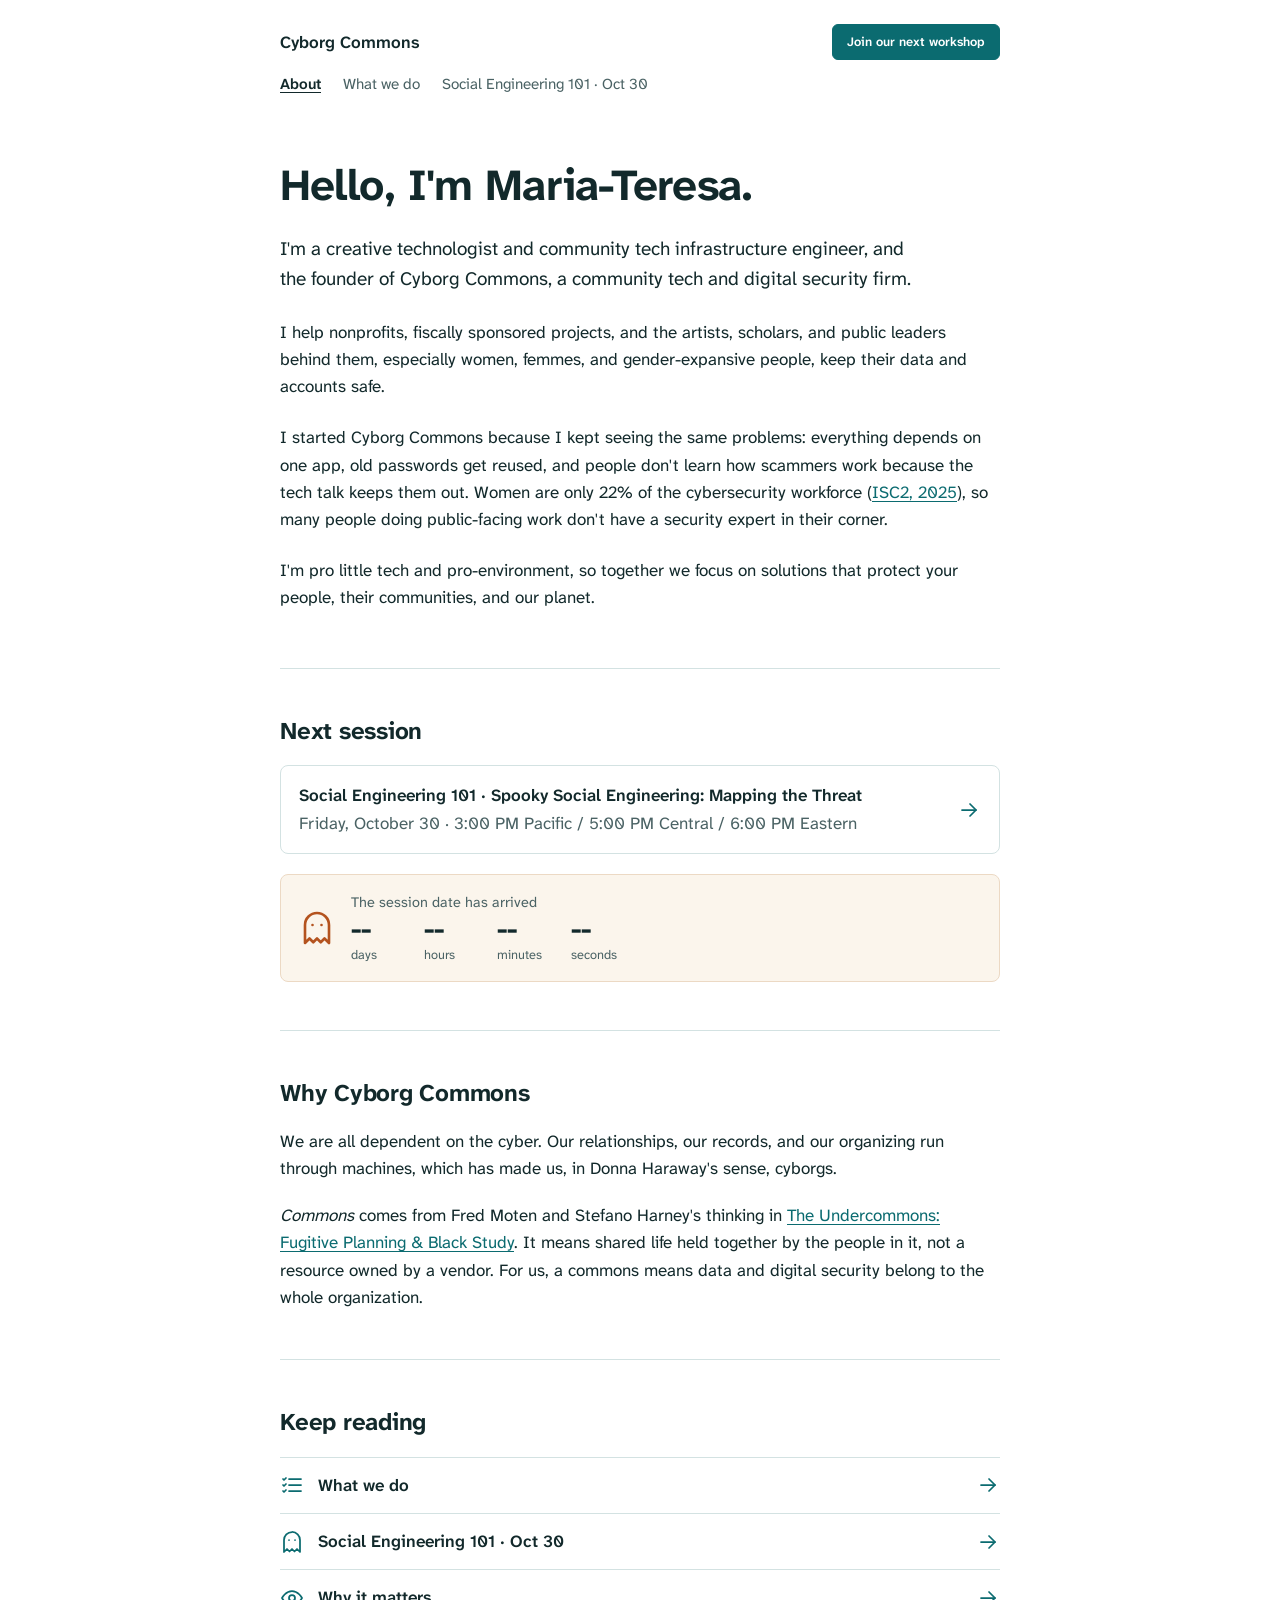
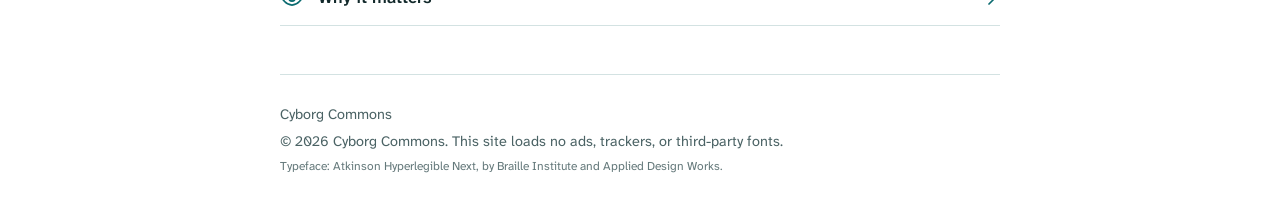
<file: index.html>
<!doctype html>
<html lang="en">
<head>
  <meta charset="utf-8">
  <meta name="viewport" content="width=device-width, initial-scale=1">
  <title>Cyborg Commons</title>
  <meta name="description" content="Cyborg Commons helps nonprofits, fiscally sponsored projects, and the artists, scholars, and public leaders behind them keep their data and accounts safe.">
  <meta http-equiv="Content-Security-Policy" content="default-src 'none'; script-src 'self'; style-src 'self'; img-src 'self'; font-src 'self'; connect-src 'none'; frame-src 'none'; form-action 'none'; base-uri 'none'">
  <meta name="referrer" content="no-referrer">
  <link rel="stylesheet" href="styles.css">
</head>
<body>
  <a class="skip" href="#main">Skip to content</a>
  <div class="wrap">

    <header class="top">
      <a class="brand" href="index.html">Cyborg Commons</a>
      <nav aria-label="Main">
        <a href="index.html">About</a>
        <a href="what-we-do.html">What we do</a>
        <a href="session.html">Social Engineering 101 &middot; Oct 30</a>
      </nav>
      <a class="btn btn-sm" href="session.html#signup">Join our next workshop</a>
    </header>

    <main id="main">

      <section class="sec hero" aria-labelledby="page-title">
        <h1 id="page-title">Hello, I'm Maria-Teresa.</h1>
        <p class="lead">I'm a creative technologist and community tech infrastructure engineer, and the founder of Cyborg Commons, a community tech and digital security firm.</p>
        <p>I help nonprofits, fiscally sponsored projects, and the artists, scholars, and public leaders behind them, especially women, femmes, and gender-expansive people, keep their data and accounts safe.</p>
        <p>I started Cyborg Commons because I kept seeing the same problems: everything depends on one app, old passwords get reused, and people don't learn how scammers work because the tech talk keeps them out. Women are only 22% of the cybersecurity workforce (<a href="https://www.isc2.org/insights/2025/03/women-comprise-22-percent-of-the-cybersecurity-workforce" target="_blank" rel="noopener noreferrer">ISC2, 2025</a>), so many people doing public-facing work don't have a security expert in their corner.</p>
        <p>I'm pro little tech and pro-environment, so together we focus on solutions that protect your people, their communities, and our planet.</p>
      </section>

      <section class="sec" aria-labelledby="next-title">
        <h2 id="next-title">Next session</h2>
        <a class="teaser" href="session.html">
          <span>
            <strong>Social Engineering 101 &middot; Spooky Social Engineering: Mapping the Threat</strong>
            <span class="muted">Friday, October 30 &middot; 3:00 PM Pacific / 5:00 PM Central / 6:00 PM Eastern</span>
          </span>
          <svg class="ic go" viewBox="0 0 24 24" aria-hidden="true"><path d="M5 12h14"/><path d="m13 6 6 6-6 6"/></svg>
        </a>
        <div class="countdown" data-countdown="2026-10-30T00:00:00">
          <svg class="ic ghost" viewBox="0 0 24 24" aria-hidden="true"><path d="M9 10h.01"/><path d="M15 10h.01"/><path d="M12 2a8 8 0 0 0-8 8v12l3-3 2.5 2.5L12 19l2.5 2.5L17 19l3 3V10a8 8 0 0 0-8-8z"/></svg>
          <div>
            <p class="cd-label" data-cd-label>Countdown to October 30</p>
            <p class="cd" role="timer" aria-live="off">
              <span><b data-cd="d">--</b><small>days</small></span>
              <span><b data-cd="h">--</b><small>hours</small></span>
              <span><b data-cd="m">--</b><small>minutes</small></span>
              <span><b data-cd="s">--</b><small>seconds</small></span>
            </p>
          </div>
        </div>
      </section>

      <section class="sec" aria-labelledby="why-title">
        <h2 id="why-title">Why Cyborg Commons</h2>
        <p>We are all dependent on the cyber. Our relationships, our records, and our organizing run through machines, which has made us, in Donna Haraway's sense, cyborgs.</p>
        <p><em>Commons</em> comes from Fred Moten and Stefano Harney's thinking in <a href="https://www.minorcompositions.info/?p=516" target="_blank" rel="noopener noreferrer">The Undercommons: Fugitive Planning &amp; Black Study</a>. It means shared life held together by the people in it, not a resource owned by a vendor. For us, a commons means data and digital security belong to the whole organization.</p>
      </section>

      <section class="sec" aria-labelledby="more-title">
        <h2 id="more-title">Keep reading</h2>
        <ul class="tiles links">
          <li><a href="what-we-do.html"><svg class="ic" viewBox="0 0 24 24" aria-hidden="true"><path d="M9 6h12"/><path d="M9 12h12"/><path d="M9 18h12"/><path d="m3 6 1 1 2-2"/><path d="m3 12 1 1 2-2"/><path d="m3 18 1 1 2-2"/></svg>What we do<svg class="ic go" viewBox="0 0 24 24" aria-hidden="true"><path d="M5 12h14"/><path d="m13 6 6 6-6 6"/></svg></a></li>
          <li><a href="session.html"><svg class="ic" viewBox="0 0 24 24" aria-hidden="true"><path d="M9 10h.01"/><path d="M15 10h.01"/><path d="M12 2a8 8 0 0 0-8 8v12l3-3 2.5 2.5L12 19l2.5 2.5L17 19l3 3V10a8 8 0 0 0-8-8z"/></svg>Social Engineering 101 &middot; Oct 30<svg class="ic go" viewBox="0 0 24 24" aria-hidden="true"><path d="M5 12h14"/><path d="m13 6 6 6-6 6"/></svg></a></li>
          <li><a href="why-it-matters.html"><svg class="ic" viewBox="0 0 24 24" aria-hidden="true"><path d="M2 12s3.6-7 10-7 10 7 10 7-3.6 7-10 7S2 12 2 12z"/><circle cx="12" cy="12" r="3"/></svg>Why it matters<svg class="ic go" viewBox="0 0 24 24" aria-hidden="true"><path d="M5 12h14"/><path d="m13 6 6 6-6 6"/></svg></a></li>
        </ul>
      </section>

    </main>

    <footer>
      <span>Cyborg Commons</span>
      <span>&copy; <span data-year>2026</span> Cyborg Commons. This site loads no ads, trackers, or third-party fonts.</span>
      <span class="credit">Typeface: Atkinson Hyperlegible Next, by Braille Institute and Applied Design Works.</span>
    </footer>

  </div>
  <script src="script.js"></script>
</body>
</html>
</file>
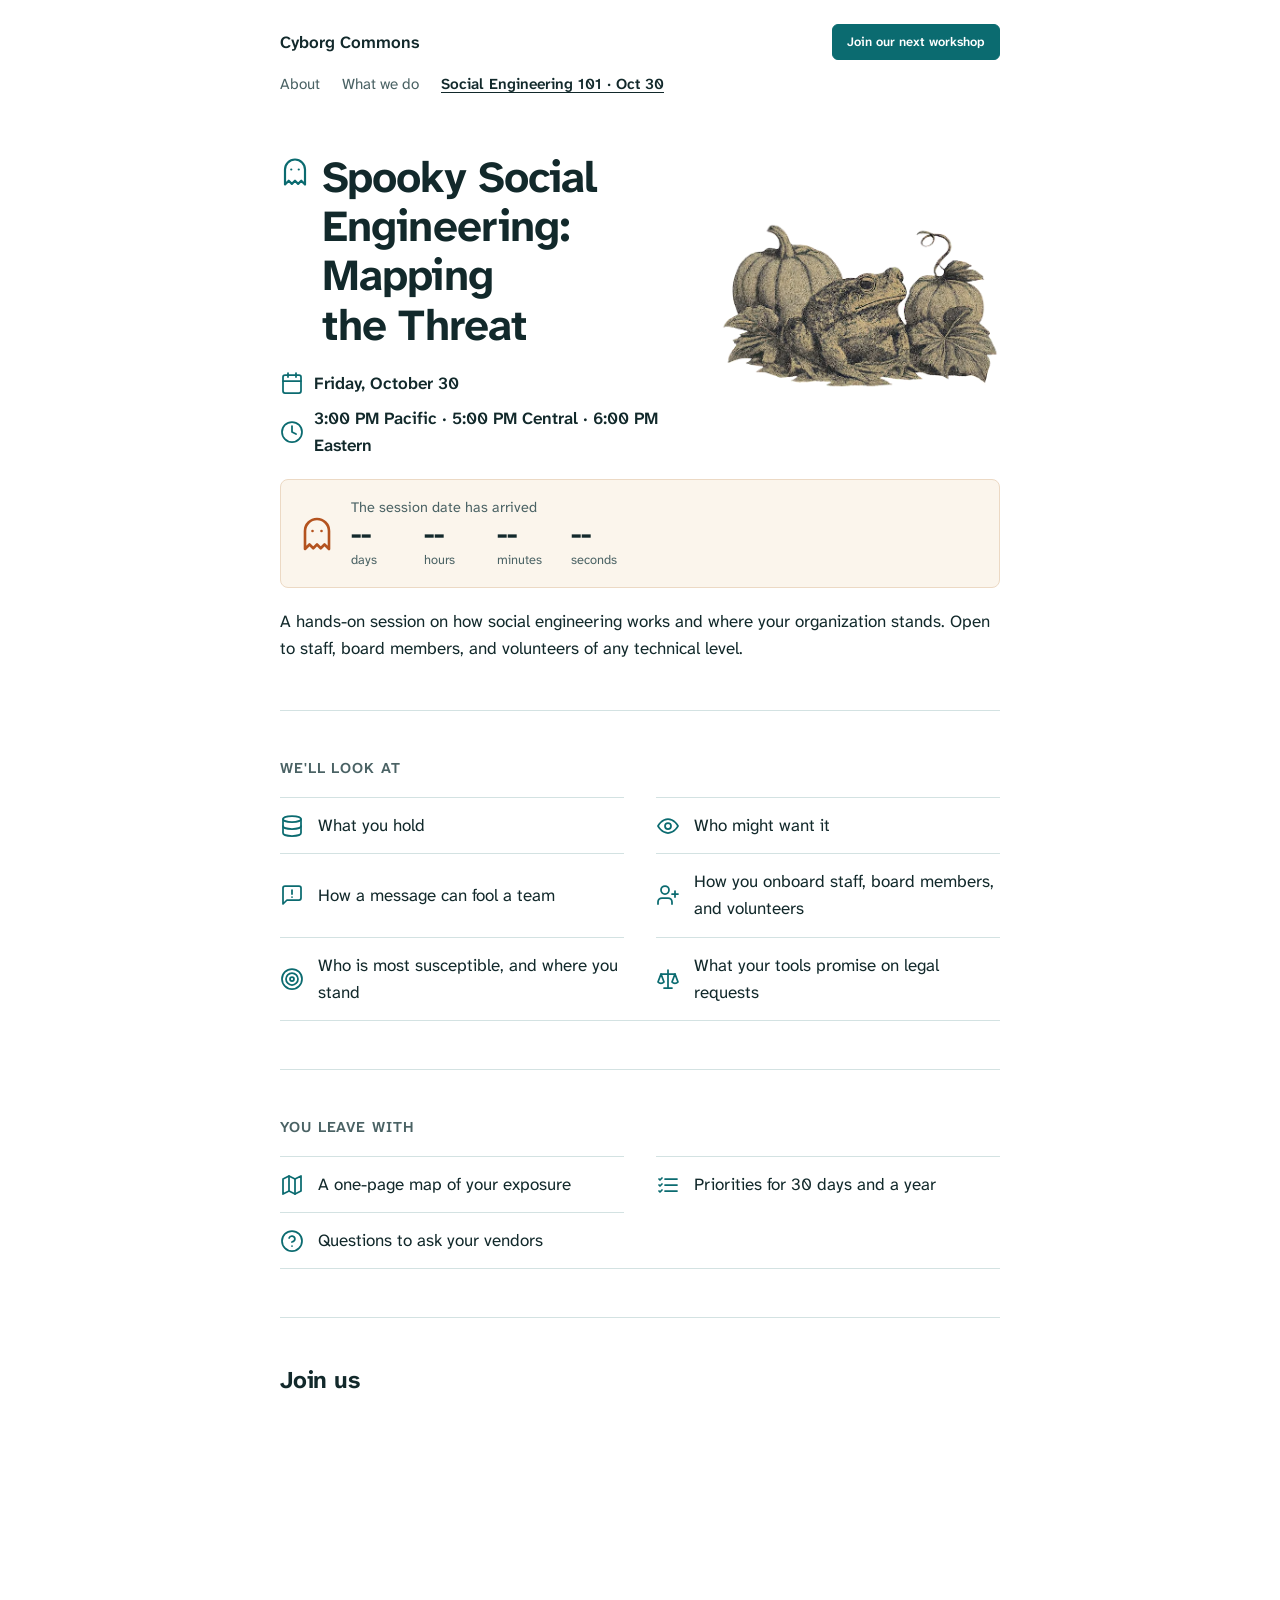
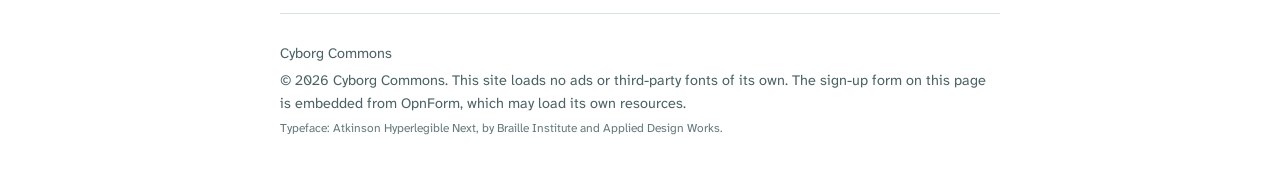
<file: session.html>
<!doctype html>
<html lang="en">
<head>
  <meta charset="utf-8">
  <meta name="viewport" content="width=device-width, initial-scale=1">
  <title>Spooky Social Engineering</title>
  <meta name="description" content="Spooky Social Engineering: Mapping the Threat. A hands-on session on October 30 about how social engineering works and where your organization stands.">
  <meta http-equiv="Content-Security-Policy" content="default-src 'none'; script-src 'self' https://opnform.com; style-src 'self'; img-src 'self'; font-src 'self'; connect-src https://opnform.com; frame-src https://opnform.com; form-action 'none'; base-uri 'none'">
  <meta name="referrer" content="no-referrer">
  <link rel="stylesheet" href="styles.css">
</head>
<body>
  <a class="skip" href="#main">Skip to content</a>
  <div class="wrap">

    <header class="top">
      <a class="brand" href="index.html">Cyborg Commons</a>
      <nav aria-label="Main">
        <a href="index.html">About</a>
        <a href="what-we-do.html">What we do</a>
        <a href="session.html">Social Engineering 101 &middot; Oct 30</a>
      </nav>
      <a class="btn btn-sm" href="session.html#signup">Join our next workshop</a>
    </header>

    <main id="main">

      <section class="sec first" aria-labelledby="page-title">
        <div class="event-head">
          <div class="event-text">
          <div class="event-title">
            <svg class="ic" viewBox="0 0 24 24" aria-hidden="true"><path d="M9 10h.01"/><path d="M15 10h.01"/><path d="M12 2a8 8 0 0 0-8 8v12l3-3 2.5 2.5L12 19l2.5 2.5L17 19l3 3V10a8 8 0 0 0-8-8z"/></svg>
            <h1 id="page-title">Spooky Social Engineering: Mapping the Threat</h1>
          </div>
          <div class="meta">
            <span>
              <svg class="ic" viewBox="0 0 24 24" aria-hidden="true"><rect x="3" y="4" width="18" height="18" rx="2"/><path d="M16 2v4"/><path d="M8 2v4"/><path d="M3 10h18"/></svg>
              Friday, October 30
            </span>
            <span>
              <svg class="ic" viewBox="0 0 24 24" aria-hidden="true"><circle cx="12" cy="12" r="10"/><path d="M12 6v6l4 2"/></svg>
              3:00 PM Pacific &middot; 5:00 PM Central &middot; 6:00 PM Eastern
            </span>
          </div>
          </div>
          <img class="frog" src="images/frog.webp" alt="" width="599" height="359">
        </div>
        <div class="countdown" data-countdown="2026-10-30T00:00:00">
          <svg class="ic ghost" viewBox="0 0 24 24" aria-hidden="true"><path d="M9 10h.01"/><path d="M15 10h.01"/><path d="M12 2a8 8 0 0 0-8 8v12l3-3 2.5 2.5L12 19l2.5 2.5L17 19l3 3V10a8 8 0 0 0-8-8z"/></svg>
          <div>
            <p class="cd-label" data-cd-label>Countdown to October 30</p>
            <p class="cd" role="timer" aria-live="off">
              <span><b data-cd="d">--</b><small>days</small></span>
              <span><b data-cd="h">--</b><small>hours</small></span>
              <span><b data-cd="m">--</b><small>minutes</small></span>
              <span><b data-cd="s">--</b><small>seconds</small></span>
            </p>
          </div>
        </div>
        <p>A hands-on session on how social engineering works and where your organization stands. Open to staff, board members, and volunteers of any technical level.</p>
      </section>

      <section class="sec" aria-labelledby="cover-title">
        <h3 id="cover-title">We'll look at</h3>
        <ul class="tiles">
          <li>
            <svg class="ic" viewBox="0 0 24 24" aria-hidden="true"><ellipse cx="12" cy="5" rx="9" ry="3"/><path d="M3 5v14c0 1.7 4 3 9 3s9-1.3 9-3V5"/><path d="M3 12c0 1.7 4 3 9 3s9-1.3 9-3"/></svg>
            What you hold
          </li>
          <li>
            <svg class="ic" viewBox="0 0 24 24" aria-hidden="true"><path d="M2 12s3.6-7 10-7 10 7 10 7-3.6 7-10 7S2 12 2 12z"/><circle cx="12" cy="12" r="3"/></svg>
            Who might want it
          </li>
          <li>
            <svg class="ic" viewBox="0 0 24 24" aria-hidden="true"><path d="M21 15a2 2 0 0 1-2 2H7l-4 4V5a2 2 0 0 1 2-2h14a2 2 0 0 1 2 2z"/><path d="M12 7v4"/><path d="M12 14h.01"/></svg>
            How a message can fool a team
          </li>
          <li>
            <svg class="ic" viewBox="0 0 24 24" aria-hidden="true"><path d="M16 21v-2a4 4 0 0 0-4-4H6a4 4 0 0 0-4 4v2"/><circle cx="9" cy="7" r="4"/><path d="M19 8v6"/><path d="M22 11h-6"/></svg>
            How you onboard staff, board members, and volunteers
          </li>
          <li>
            <svg class="ic" viewBox="0 0 24 24" aria-hidden="true"><circle cx="12" cy="12" r="10"/><circle cx="12" cy="12" r="6"/><circle cx="12" cy="12" r="2"/></svg>
            Who is most susceptible, and where you stand
          </li>
          <li>
            <svg class="ic" viewBox="0 0 24 24" aria-hidden="true"><path d="M12 3v18"/><path d="M5 7h14"/><path d="m5 7-3 8a4 4 0 0 0 6 0z"/><path d="m19 7-3 8a4 4 0 0 0 6 0z"/><path d="M8 21h8"/></svg>
            What your tools promise on legal requests
          </li>
        </ul>
      </section>

      <section class="sec" aria-labelledby="leave-title">
        <h3 id="leave-title">You leave with</h3>
        <ul class="tiles">
          <li>
            <svg class="ic" viewBox="0 0 24 24" aria-hidden="true"><path d="M3 6l6-3 6 3 6-3v15l-6 3-6-3-6 3z"/><path d="M9 3v15"/><path d="M15 6v15"/></svg>
            A one-page map of your exposure
          </li>
          <li>
            <svg class="ic" viewBox="0 0 24 24" aria-hidden="true"><path d="M9 6h12"/><path d="M9 12h12"/><path d="M9 18h12"/><path d="m3 6 1 1 2-2"/><path d="m3 12 1 1 2-2"/><path d="m3 18 1 1 2-2"/></svg>
            Priorities for 30 days and a year
          </li>
          <li>
            <svg class="ic" viewBox="0 0 24 24" aria-hidden="true"><circle cx="12" cy="12" r="10"/><path d="M9.1 9a3 3 0 0 1 5.8 1c0 2-3 3-3 3"/><path d="M12 17h.01"/></svg>
            Questions to ask your vendors
          </li>
        </ul>
      </section>

      <section class="sec" id="signup" aria-labelledby="signup-title">
        <h2 id="signup-title">Join us</h2>
        <p data-signup-fallback>Sign-up details are coming soon.</p>
        <div id="signup-embed">
          <iframe
            style="border: none; width: 100%"
            id="lets-talk-about-your-orgs-digital-safety-yrgt0m"
            src="https://opnform.com/forms/lets-talk-about-your-orgs-digital-safety-yrgt0m"
            title="Let's talk about your org's digital safety: sign-up form"
          ></iframe>
        </div>
      </section>

    </main>

    <footer>
      <span>Cyborg Commons</span>
      <span>&copy; <span data-year>2026</span> Cyborg Commons. This site loads no ads or third-party fonts of its own. The sign-up form on this page is embedded from OpnForm, which may load its own resources.</span>
      <span class="credit">Typeface: Atkinson Hyperlegible Next, by Braille Institute and Applied Design Works.</span>
    </footer>

  </div>
  <script src="script.js"></script>
  <script src="https://opnform.com/widgets/opnform-sdk.min.js"></script>
</body>
</html>
</file>
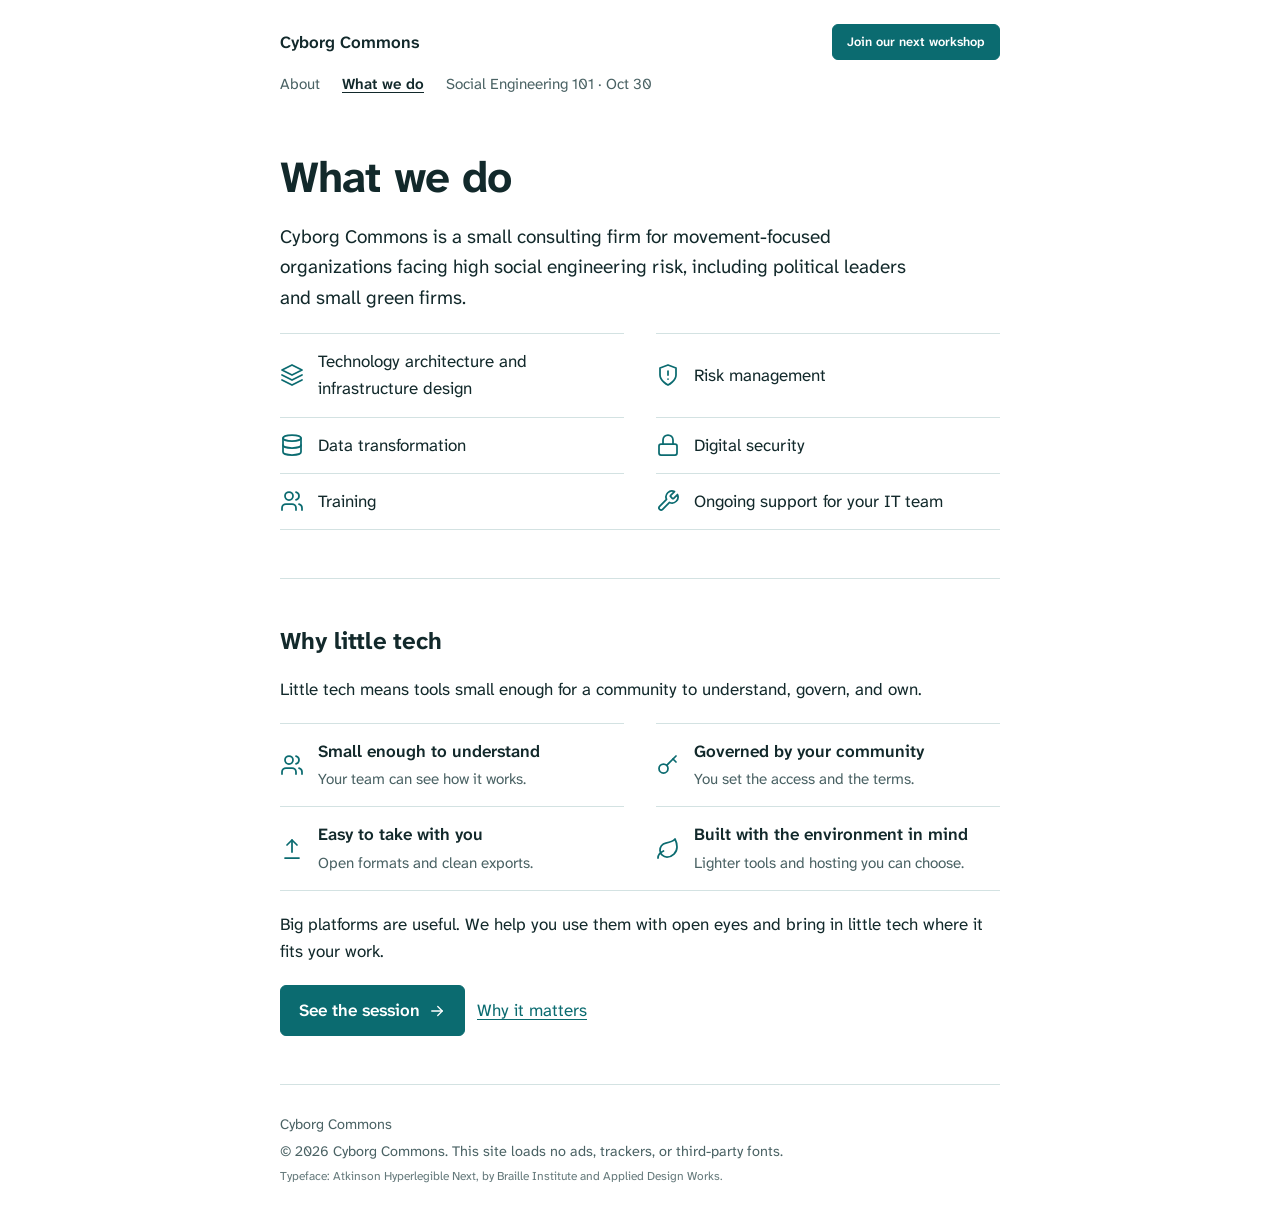
<file: what-we-do.html>
<!doctype html>
<html lang="en">
<head>
  <meta charset="utf-8">
  <meta name="viewport" content="width=device-width, initial-scale=1">
  <title>What We Do</title>
  <meta name="description" content="Technology architecture, risk management, data transformation, digital security, training, and ongoing IT support for movement orgs and small green firms.">
  <meta http-equiv="Content-Security-Policy" content="default-src 'none'; script-src 'self'; style-src 'self'; img-src 'self'; font-src 'self'; connect-src 'none'; frame-src 'none'; form-action 'none'; base-uri 'none'">
  <meta name="referrer" content="no-referrer">
  <link rel="stylesheet" href="styles.css">
</head>
<body>
  <a class="skip" href="#main">Skip to content</a>
  <div class="wrap">

    <header class="top">
      <a class="brand" href="index.html">Cyborg Commons</a>
      <nav aria-label="Main">
        <a href="index.html">About</a>
        <a href="what-we-do.html">What we do</a>
        <a href="session.html">Social Engineering 101 &middot; Oct 30</a>
      </nav>
      <a class="btn btn-sm" href="session.html#signup">Join our next workshop</a>
    </header>

    <main id="main">

      <section class="sec first" aria-labelledby="page-title">
        <h1 id="page-title">What we do</h1>
        <p class="lead">Cyborg Commons is a small consulting firm for movement-focused organizations facing high social engineering risk, including political leaders and small green firms.</p>
        <ul class="tiles">
          <li><svg class="ic" viewBox="0 0 24 24" aria-hidden="true"><path d="m12 2 10 5-10 5L2 7z"/><path d="m2 17 10 5 10-5"/><path d="m2 12 10 5 10-5"/></svg>Technology architecture and infrastructure design</li>
          <li><svg class="ic" viewBox="0 0 24 24" aria-hidden="true"><path d="M12 22s8-4 8-10V5l-8-3-8 3v7c0 6 8 10 8 10z"/><path d="M12 8v4"/><path d="M12 16h.01"/></svg>Risk management</li>
          <li><svg class="ic" viewBox="0 0 24 24" aria-hidden="true"><ellipse cx="12" cy="5" rx="9" ry="3"/><path d="M3 5v14c0 1.7 4 3 9 3s9-1.3 9-3V5"/><path d="M3 12c0 1.7 4 3 9 3s9-1.3 9-3"/></svg>Data transformation</li>
          <li><svg class="ic" viewBox="0 0 24 24" aria-hidden="true"><rect x="3" y="11" width="18" height="11" rx="2"/><path d="M7 11V7a5 5 0 0 1 10 0v4"/></svg>Digital security</li>
          <li><svg class="ic" viewBox="0 0 24 24" aria-hidden="true"><path d="M16 21v-2a4 4 0 0 0-4-4H6a4 4 0 0 0-4 4v2"/><circle cx="9" cy="7" r="4"/><path d="M22 21v-2a4 4 0 0 0-3-3.87"/><path d="M16 3.13a4 4 0 0 1 0 7.75"/></svg>Training</li>
          <li><svg class="ic" viewBox="0 0 24 24" aria-hidden="true"><path d="M14.7 6.3a1 1 0 0 0 0 1.4l1.6 1.6a1 1 0 0 0 1.4 0l3.77-3.77a6 6 0 0 1-7.94 7.94l-6.91 6.91a2.12 2.12 0 0 1-3-3l6.91-6.91a6 6 0 0 1 7.94-7.94z"/></svg>Ongoing support for your IT team</li>
        </ul>
      </section>

      <section class="sec" aria-labelledby="lt-title">
        <h2 id="lt-title">Why little tech</h2>
        <p>Little tech means tools small enough for a community to understand, govern, and own.</p>
        <ul class="tiles">
          <li><svg class="ic" viewBox="0 0 24 24" aria-hidden="true"><path d="M16 21v-2a4 4 0 0 0-4-4H6a4 4 0 0 0-4 4v2"/><circle cx="9" cy="7" r="4"/><path d="M22 21v-2a4 4 0 0 0-3-3.87"/><path d="M16 3.13a4 4 0 0 1 0 7.75"/></svg><div><strong>Small enough to understand</strong><span class="muted">Your team can see how it works.</span></div></li>
          <li><svg class="ic" viewBox="0 0 24 24" aria-hidden="true"><circle cx="7.5" cy="15.5" r="4.5"/><path d="m10.7 12.3 9.3-9.3"/><path d="m17 6 3 3"/></svg><div><strong>Governed by your community</strong><span class="muted">You set the access and the terms.</span></div></li>
          <li><svg class="ic" viewBox="0 0 24 24" aria-hidden="true"><path d="M12 15V3"/><path d="m7 8 5-5 5 5"/><path d="M5 21h14"/></svg><div><strong>Easy to take with you</strong><span class="muted">Open formats and clean exports.</span></div></li>
          <li><svg class="ic" viewBox="0 0 24 24" aria-hidden="true"><path d="M11 20A7 7 0 0 1 9.8 6.1C15.5 5 17 4.5 19 2c1 2 2 4.5 2 8 0 5.5-4.8 10-10 10z"/><path d="M2 21c0-3 1.9-5.4 5.5-7"/></svg><div><strong>Built with the environment in mind</strong><span class="muted">Lighter tools and hosting you can choose.</span></div></li>
        </ul>
        <p>Big platforms are useful. We help you use them with open eyes and bring in little tech where it fits your work.</p>
        <div class="actions">
          <a class="btn" href="session.html">See the session <svg class="ic" viewBox="0 0 24 24" aria-hidden="true"><path d="M5 12h14"/><path d="m13 6 6 6-6 6"/></svg></a>
          <a href="why-it-matters.html">Why it matters</a>
        </div>
      </section>

    </main>

    <footer>
      <span>Cyborg Commons</span>
      <span>&copy; <span data-year>2026</span> Cyborg Commons. This site loads no ads, trackers, or third-party fonts.</span>
      <span class="credit">Typeface: Atkinson Hyperlegible Next, by Braille Institute and Applied Design Works.</span>
    </footer>

  </div>
  <script src="script.js"></script>
</body>
</html>
</file>
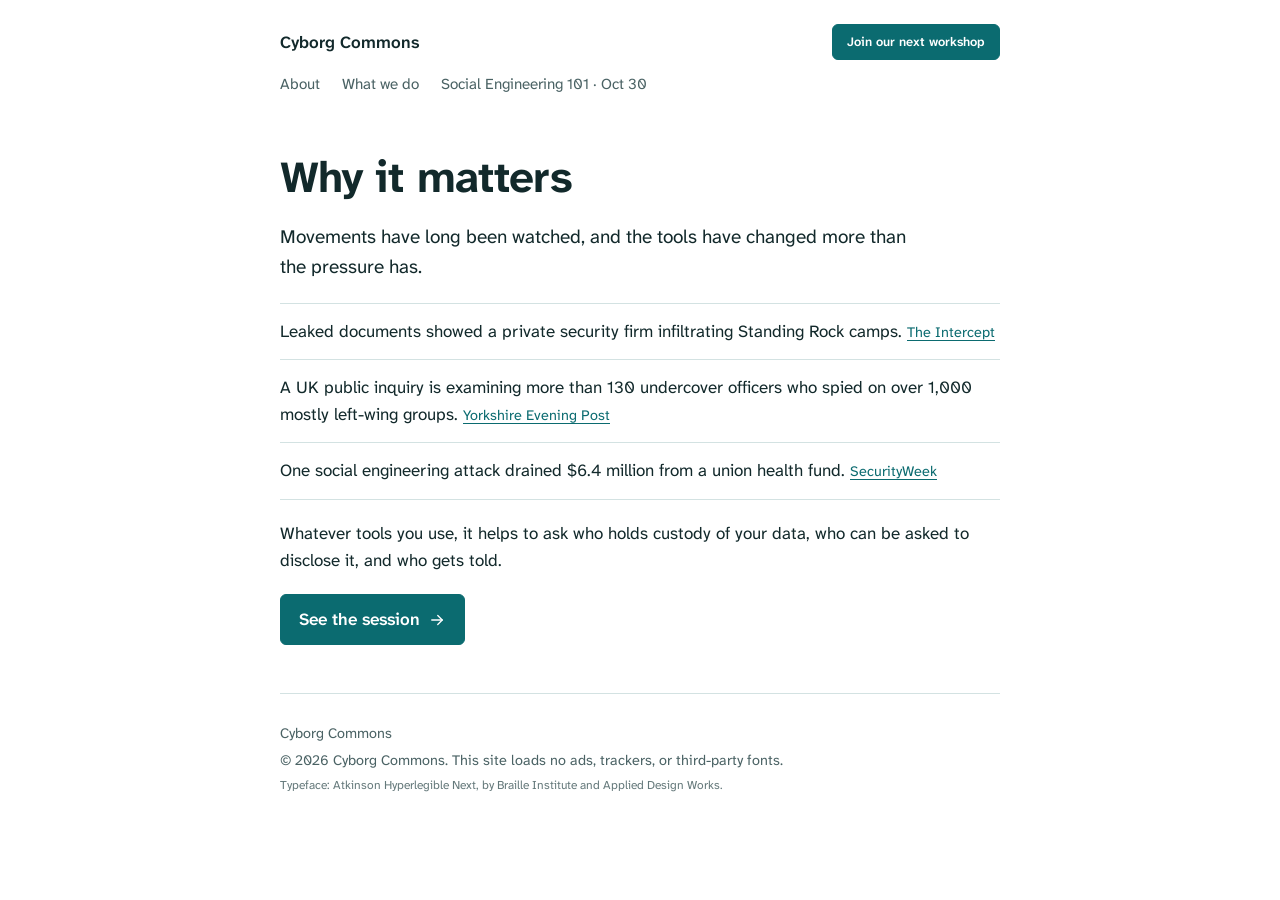
<file: why-it-matters.html>
<!doctype html>
<html lang="en">
<head>
  <meta charset="utf-8">
  <meta name="viewport" content="width=device-width, initial-scale=1">
  <title>Why It Matters</title>
  <meta name="description" content="Movements have long been watched. A short list of documented cases of infiltration and social engineering, with sources.">
  <meta http-equiv="Content-Security-Policy" content="default-src 'none'; script-src 'self'; style-src 'self'; img-src 'self'; font-src 'self'; connect-src 'none'; frame-src 'none'; form-action 'none'; base-uri 'none'">
  <meta name="referrer" content="no-referrer">
  <link rel="stylesheet" href="styles.css">
</head>
<body>
  <a class="skip" href="#main">Skip to content</a>
  <div class="wrap">

    <header class="top">
      <a class="brand" href="index.html">Cyborg Commons</a>
      <nav aria-label="Main">
        <a href="index.html">About</a>
        <a href="what-we-do.html">What we do</a>
        <a href="session.html">Social Engineering 101 &middot; Oct 30</a>
      </nav>
      <a class="btn btn-sm" href="session.html#signup">Join our next workshop</a>
    </header>

    <main id="main">

      <section class="sec first" aria-labelledby="page-title">
        <h1 id="page-title">Why it matters</h1>
        <p class="lead">Movements have long been watched, and the tools have changed more than the pressure has.</p>
        <ul class="facts">
          <li>Leaked documents showed a private security firm infiltrating Standing Rock camps. <a class="src" href="https://theintercept.com/2020/11/15/standing-rock-tigerswan-infiltrator-documents" target="_blank" rel="noopener noreferrer">The Intercept</a></li>
          <li>A UK public inquiry is examining more than 130 undercover officers who spied on over 1,000 mostly left-wing groups. <a class="src" href="https://www.yorkshireeveningpost.co.uk/read-this/undercover-police-fathered-children-and-trained-as-clowns-the-spycops-inquiry-explained-3034150" target="_blank" rel="noopener noreferrer">Yorkshire Evening Post</a></li>
          <li>One social engineering attack drained $6.4 million from a union health fund. <a class="src" href="https://www.securityweek.com/cyberattack-on-boston-union-results-in-6-4m-loss/amp/" target="_blank" rel="noopener noreferrer">SecurityWeek</a></li>
        </ul>
        <p>Whatever tools you use, it helps to ask who holds custody of your data, who can be asked to disclose it, and who gets told.</p>
        <div class="actions">
          <a class="btn" href="session.html">See the session
            <svg class="ic" viewBox="0 0 24 24" aria-hidden="true"><path d="M5 12h14"/><path d="m13 6 6 6-6 6"/></svg>
          </a>
        </div>
      </section>

    </main>

    <footer>
      <span>Cyborg Commons</span>
      <span>&copy; <span data-year>2026</span> Cyborg Commons. This site loads no ads, trackers, or third-party fonts.</span>
      <span class="credit">Typeface: Atkinson Hyperlegible Next, by Braille Institute and Applied Design Works.</span>
    </footer>

  </div>
  <script src="script.js"></script>
</body>
</html>
</file>
<file: styles.css>
/*
  Cyborg Commons - shared styles
  Look: white background, system fonts, one green accent, hairline dividers, small line icons.
  Keep it plain. No gradients, shadows, or decorative imagery.
*/

/* Font: Atkinson Hyperlegible Next (SIL Open Font License), served from /fonts. */
@font-face {
  font-family: "Atkinson Hyperlegible Next";
  font-style: normal;
  font-weight: 400;
  font-display: swap;
  src: local("Atkinson Hyperlegible Next"), url("fonts/atkinson-hyperlegible-next-latin-400-normal.woff2") format("woff2");
}
@font-face {
  font-family: "Atkinson Hyperlegible Next";
  font-style: normal;
  font-weight: 600;
  font-display: swap;
  src: local("Atkinson Hyperlegible Next SemiBold"), url("fonts/atkinson-hyperlegible-next-latin-600-normal.woff2") format("woff2");
}
@font-face {
  font-family: "Atkinson Hyperlegible Next";
  font-style: normal;
  font-weight: 700;
  font-display: swap;
  src: local("Atkinson Hyperlegible Next Bold"), url("fonts/atkinson-hyperlegible-next-latin-700-normal.woff2") format("woff2");
}

:root {
  --bg: #ffffff;
  --fg: #12292b;
  --muted: #4a6264;
  --line: #d3e2e2;
  --accent: #0b6b70;
  --accent-ink: #ffffff;
  --soft: #eef6f6;
  --warm: #b4531f;
  --sand: #fbf5ec;
  --sand-line: #ecd9c4;
  --font: "Atkinson Hyperlegible Next", system-ui, -apple-system, "Segoe UI", Roboto, "Helvetica Neue", Arial, sans-serif;
  color-scheme: light;
}

* { box-sizing: border-box; }

body {
  margin: 0;
  background: var(--bg);
  color: var(--fg);
  font-family: var(--font);
  font-size: 1.0625rem;
  line-height: 1.6;
  padding-inline: 20px;
}

h1, h2, h3, p, ul { margin: 0; }

h1, h2, h3 { line-height: 1.2; text-wrap: balance; }
h1 { font-size: clamp(2rem, 5.4vw, 2.75rem); font-weight: 700; letter-spacing: -0.02em; line-height: 1.12; }
h2 { font-size: 1.5rem; font-weight: 700; letter-spacing: -0.01em; }
h3 {
  font-size: 0.9375rem;
  font-weight: 600;
  text-transform: uppercase;
  letter-spacing: 0.06em;
  color: var(--muted);
}

a { color: var(--accent); text-underline-offset: 3px; }
a:hover { color: var(--fg); }

:focus-visible { outline: 2px solid var(--accent); outline-offset: 2px; border-radius: 3px; }

@media (prefers-reduced-motion: no-preference) {
  html { scroll-behavior: smooth; }
}

.muted { color: var(--muted); }

/* Layout */
.wrap { max-width: 720px; margin-inline: auto; }

.skip { position: absolute; left: -9999px; }
.skip:focus {
  left: 20px;
  top: 12px;
  z-index: 10;
  padding: 8px 12px;
  border-radius: 6px;
  background: var(--accent);
  color: var(--accent-ink);
}

/* Header */
.top {
  display: flex;
  flex-wrap: wrap;
  justify-content: space-between;
  align-items: center;
  gap: 12px 28px;
  padding-block: 24px;
}
.brand { margin-right: auto; font-weight: 600; color: var(--fg); text-decoration: none; }
.brand .muted { font-weight: 400; }
.top nav { order: 3; width: 100%; display: flex; flex-wrap: wrap; gap: 6px 22px; font-size: 0.95rem; }
.top nav a { color: var(--muted); text-decoration: none; }
.top nav a:hover { color: var(--fg); text-decoration: underline; }
.top nav a[aria-current="page"] { color: var(--fg); font-weight: 600; text-decoration: underline; }

/* Sections */
.sec {
  display: flex;
  flex-direction: column;
  gap: 20px;
  padding-block: 48px;
  border-top: 1px solid var(--line);
  min-width: 0;
}
.sec.first { border-top: 0; padding-block: 32px 48px; }
.hero { gap: 24px; padding-block: 40px 56px; border-top: 0; }
.lead { font-size: 1.1875rem; max-width: 34em; }

/* Buttons and links */
.actions { display: flex; flex-wrap: wrap; gap: 12px; }
.btn {
  display: inline-flex;
  align-items: center;
  gap: 8px;
  padding: 11px 18px;
  border: 1px solid var(--accent);
  border-radius: 6px;
  background: var(--accent);
  color: var(--accent-ink);
  font: inherit;
  font-weight: 600;
  text-decoration: none;
}
.btn:hover { background: var(--fg); border-color: var(--fg); color: var(--accent-ink); }
.btn-sm { padding: 7px 14px; font-size: 0.8rem; white-space: nowrap; }
.btn .ic { stroke: currentColor; width: 18px; height: 18px; }

/* Icons: inline SVG with class "ic" */
.ic {
  width: 24px;
  height: 24px;
  flex: none;
  fill: none;
  stroke: var(--accent);
  stroke-width: 1.75;
  stroke-linecap: round;
  stroke-linejoin: round;
}

/* Event heading and details */
.event-title { display: flex; gap: 12px; align-items: flex-start; }
.event-title .ic { width: 30px; height: 30px; margin-top: 4px; }
.meta { display: flex; flex-wrap: wrap; gap: 8px 32px; font-weight: 600; }
.meta span { display: inline-flex; gap: 10px; align-items: center; }

/* Short icon lists */
.tiles {
  list-style: none;
  padding: 0;
  display: grid;
  grid-template-columns: repeat(auto-fit, minmax(270px, 1fr));
  column-gap: 32px;
  border-bottom: 1px solid var(--line);
}
.tiles li {
  display: flex;
  gap: 14px;
  align-items: center;
  padding-block: 14px;
  border-top: 1px solid var(--line);
  min-width: 0;
}
.tiles li > div { min-width: 0; }
.tiles li strong { display: block; font-weight: 600; }
.tiles li .muted { font-size: 0.95rem; }
.tiles.links { grid-template-columns: 1fr; }
.tiles.links a { display: flex; gap: 14px; align-items: center; width: 100%; color: var(--fg); text-decoration: none; font-weight: 600; }
.tiles.links a:hover { color: var(--accent); }
.tiles.links .go { margin-left: auto; }
.tiles.links li { padding-block: 0; }
.tiles.links a { padding-block: 14px; }

/* Event teaser on the home page */
.teaser {
  display: flex;
  gap: 14px;
  align-items: center;
  padding: 16px 18px;
  border: 1px solid var(--line);
  border-radius: 8px;
  color: var(--fg);
  text-decoration: none;
}
.teaser:hover { border-color: var(--accent); color: var(--fg); }
.teaser strong { display: block; font-weight: 600; }
.teaser .go { margin-left: auto; }

/* Facts with sources */
.facts { list-style: none; padding: 0; border-bottom: 1px solid var(--line); }
.facts li { padding-block: 14px; border-top: 1px solid var(--line); }
.src { font-size: 0.9rem; white-space: nowrap; }

/* Sign-up slot on the session page */
#signup-embed { min-width: 0; max-width: 100%; text-align: center; }
#signup-embed iframe { display: block; width: 100%; max-width: 560px; margin-inline: auto; border: 0; }

/* Footer */
footer {
  border-top: 1px solid var(--line);
  padding-block: 28px 40px;
  font-size: 0.9rem;
  color: var(--muted);
  display: flex;
  flex-direction: column;
  gap: 4px;
}

/* Countdown */
.countdown {
  display: flex;
  gap: 16px;
  align-items: center;
  padding: 16px 18px;
  border: 1px solid var(--sand-line);
  border-radius: 8px;
  background: var(--sand);
}
.countdown .ghost { width: 36px; height: 36px; stroke: var(--warm); }
@media (prefers-reduced-motion: no-preference) {
  .countdown .ghost { animation: float 3.2s ease-in-out infinite; }
}
@keyframes float { 50% { transform: translateY(-4px); } }
.cd-label { font-size: 0.9rem; color: var(--muted); }
.cd { display: flex; flex-wrap: wrap; gap: 6px 22px; }
.cd span { display: flex; flex-direction: column; min-width: 3.2rem; }
.cd b { font-size: 1.75rem; line-height: 1.1; font-weight: 700; font-variant-numeric: tabular-nums; }
.cd small { font-size: 0.8rem; color: var(--muted); }

.actions a:not(.btn) { align-self: center; }

/* Session page header with illustration */
.event-head { display: flex; flex-wrap: wrap; gap: 20px 32px; align-items: center; justify-content: space-between; }
.event-text { display: flex; flex-direction: column; gap: 20px; flex: 1 1 340px; min-width: 0; }
.frog { width: 100%; max-width: 280px; height: auto; flex: 0 1 280px; }

@media (max-width: 480px) {
  .countdown { gap: 12px; padding: 14px; }
  .cd { gap: 6px 12px; }
  .cd span { min-width: 2.6rem; }
}

.credit { font-size: 0.75rem; opacity: 0.85; }
</file>
